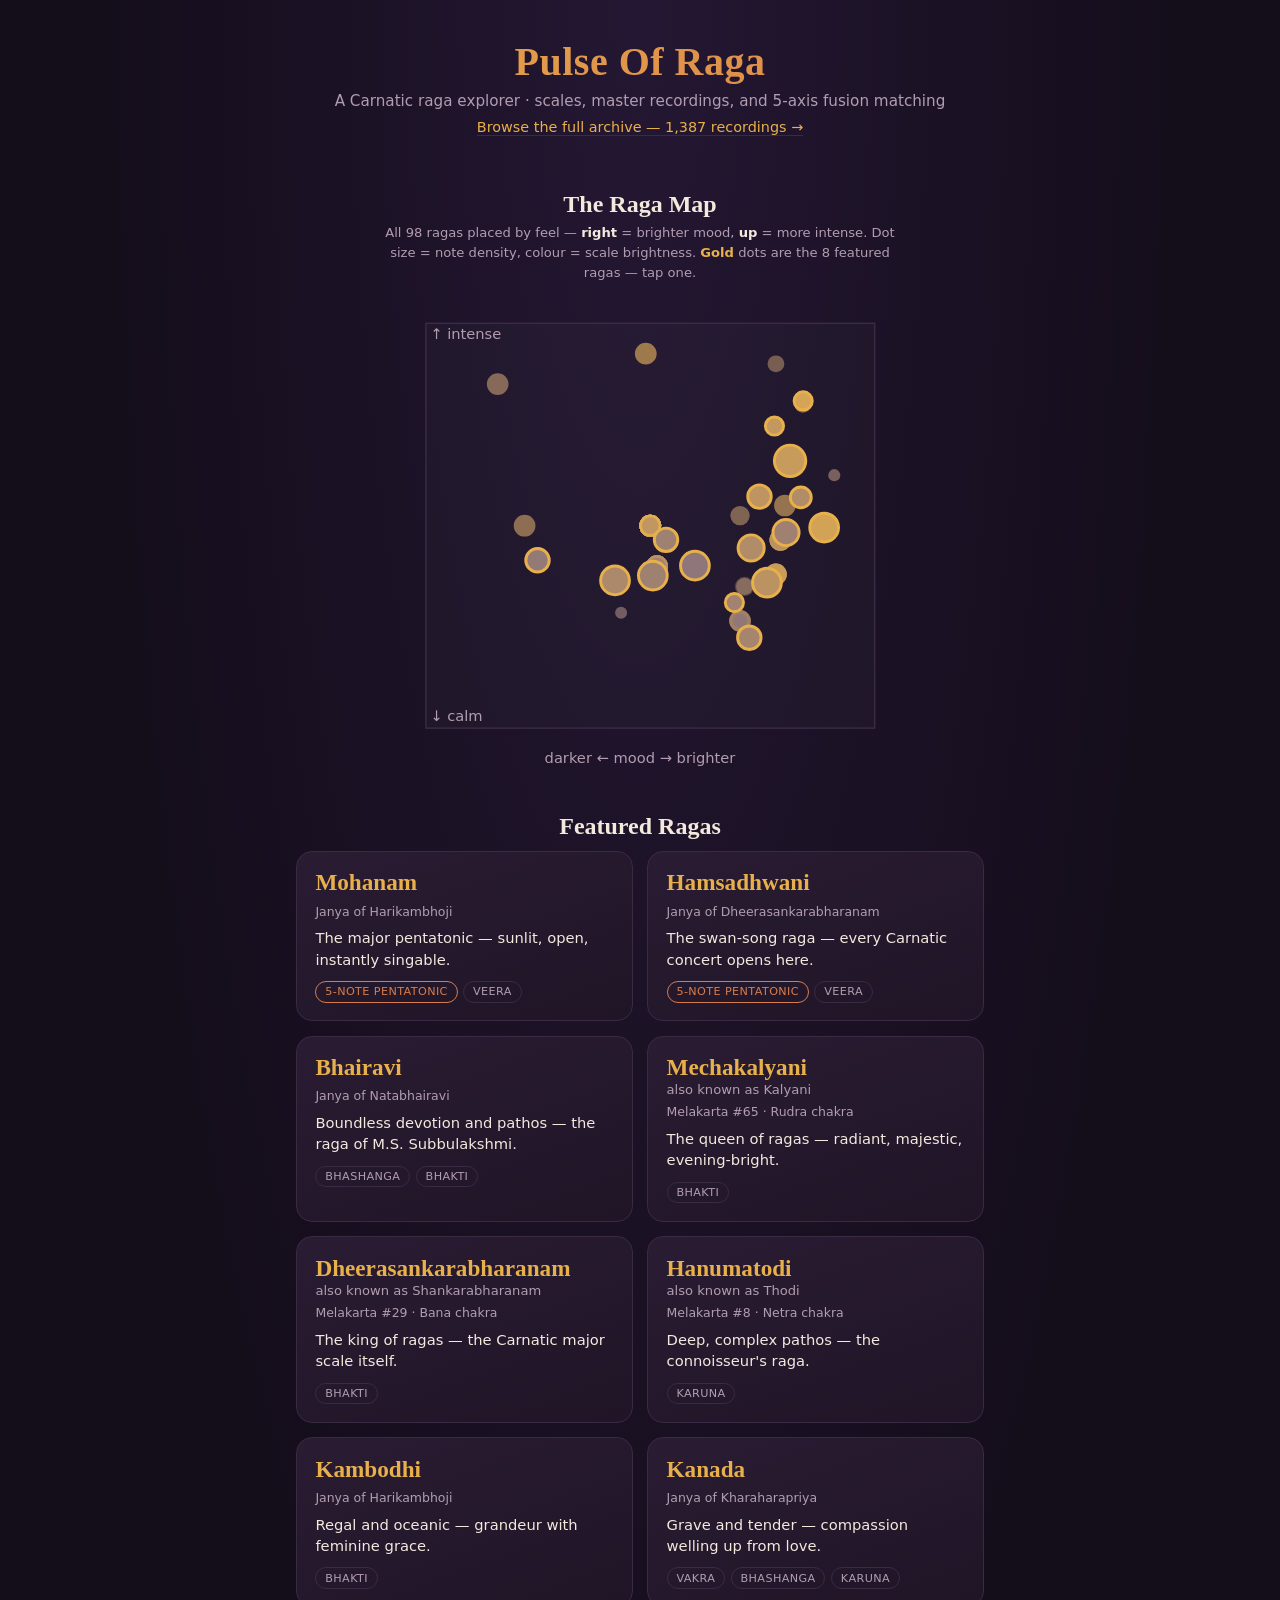
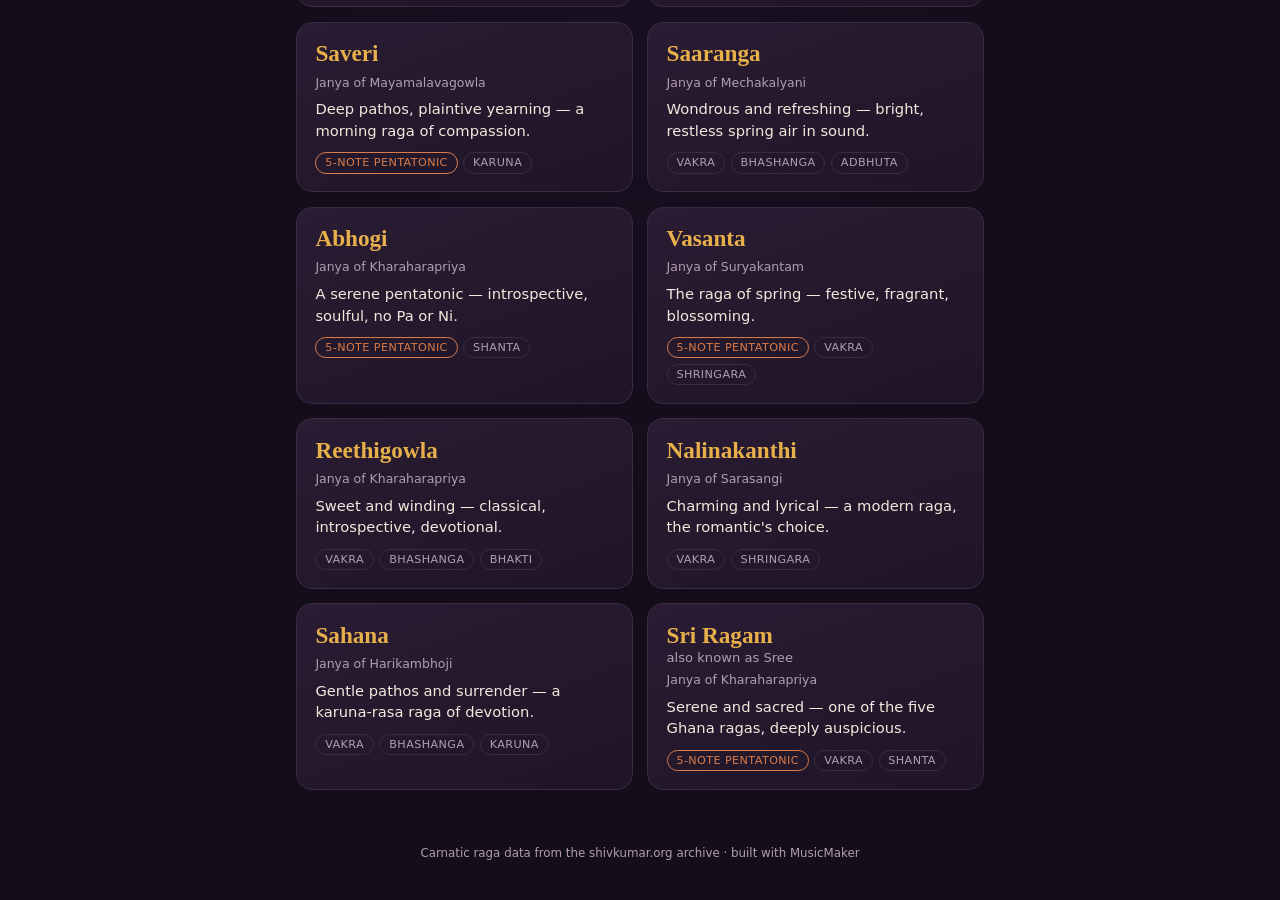
<file: index.html>
<!DOCTYPE html>
<html lang="en">
<head>
  <meta charset="UTF-8" />
  <meta name="viewport" content="width=device-width, initial-scale=1, viewport-fit=cover" />
  <title>Pulse Of Raga</title>
  <meta name="description" content="A Carnatic raga explorer — scales, master recordings, and Suno fusion seeds." />
  <meta name="theme-color" content="#140d1a" />
  <link rel="manifest" href="manifest.webmanifest" />
  <link rel="icon" href="icon.svg" type="image/svg+xml" />
  <link rel="apple-touch-icon" href="icon.svg" />
  <link rel="stylesheet" href="style.css" />
</head>
<body>
  <header class="hero">
    <h1>Pulse Of Raga</h1>
    <p id="subtitle">A Carnatic raga explorer</p>
    <a class="archive-link" href="archive.html">Browse the full archive — 1,387 recordings →</a>
  </header>

  <section class="mapwrap">
    <h2 class="section-title">The Raga Map</h2>
    <p class="map-sub">All 98 ragas placed by feel — <strong>right</strong> = brighter mood,
      <strong>up</strong> = more intense. Dot size = note density, colour = scale brightness.
      <span class="gold-word">Gold</span> dots are the 8 featured ragas — tap one.</p>
    <div id="map"></div>
  </section>

  <h2 class="section-title">Featured Ragas</h2>
  <main id="grid" class="grid" aria-label="Ragas"></main>

  <footer class="foot">
    Carnatic raga data from the shivkumar.org archive · built with MusicMaker
  </footer>

  <!-- Raga detail overlay -->
  <div id="detail" class="detail" hidden>
    <div class="sheet" role="dialog" aria-modal="true" aria-labelledby="d-name">
      <button id="close" class="close" aria-label="Close">&times;</button>
      <div id="detail-body"></div>
    </div>
  </div>

  <script src="app.js"></script>
</body>
</html>
</file>
<file: style.css>
/* Pulse Of Raga — Carnatic raga explorer (demo PWA) */

:root {
  --bg: #140d1a;
  --bg-card: #1f1526;
  --bg-card-2: #2a1c33;
  --ink: #f3e9dd;
  --ink-dim: #b29db0;
  --gold: #e8b04b;
  --saffron: #d97b4a;
  --line: #3a2a44;
}

* { box-sizing: border-box; margin: 0; padding: 0; }

body {
  background: radial-gradient(ellipse at top, #241733, var(--bg) 60%);
  color: var(--ink);
  font-family: "Segoe UI", system-ui, -apple-system, sans-serif;
  min-height: 100vh;
  padding: env(safe-area-inset-top) 0 env(safe-area-inset-bottom);
  -webkit-font-smoothing: antialiased;
}

/* ---- header ---- */
.hero {
  text-align: center;
  padding: 2.4rem 1.2rem 1.4rem;
}
.hero h1 {
  font-family: Georgia, "Times New Roman", serif;
  font-size: 2.5rem;
  font-weight: 700;
  letter-spacing: 0.5px;
  background: linear-gradient(120deg, var(--gold), var(--saffron));
  -webkit-background-clip: text;
  background-clip: text;
  color: transparent;
}
.hero p { color: var(--ink-dim); font-size: 0.95rem; margin-top: 0.4rem; }

/* ---- card grid ---- */
.grid {
  display: grid;
  grid-template-columns: 1fr;
  gap: 0.9rem;
  max-width: 720px;
  margin: 0 auto;
  padding: 0.5rem 1rem 2rem;
}
@media (min-width: 560px) { .grid { grid-template-columns: 1fr 1fr; } }

.card {
  background: linear-gradient(160deg, var(--bg-card-2), var(--bg-card));
  border: 1px solid var(--line);
  border-radius: 16px;
  padding: 1.1rem 1.15rem;
  cursor: pointer;
  transition: transform .12s ease, border-color .12s ease;
}
.card:active { transform: scale(0.98); }
.card:hover { border-color: var(--gold); }
.card h2 {
  font-family: Georgia, serif;
  font-size: 1.45rem;
  color: var(--gold);
}
.card .aka { color: var(--ink-dim); font-size: 0.82rem; margin-top: 1px; }
.card .lineage { color: var(--ink-dim); font-size: 0.78rem; margin-top: 0.45rem; }
.card .tagline { font-size: 0.92rem; margin-top: 0.55rem; line-height: 1.45; }

/* ---- tags ---- */
.tags { display: flex; flex-wrap: wrap; gap: 0.35rem; margin-top: 0.7rem; }
.tag {
  font-size: 0.7rem;
  text-transform: uppercase;
  letter-spacing: 0.4px;
  padding: 0.2rem 0.55rem;
  border-radius: 999px;
  border: 1px solid var(--line);
  color: var(--ink-dim);
}
.tag.hot { color: var(--saffron); border-color: var(--saffron); }

/* ---- swara pills ---- */
.scale { margin: 0.5rem 0 0.2rem; }
.scale .label { font-size: 0.74rem; color: var(--ink-dim); text-transform: uppercase; letter-spacing: 0.6px; }
.pills { display: flex; flex-wrap: wrap; gap: 0.3rem; margin-top: 0.35rem; }
.pill {
  font-family: "Consolas", monospace;
  font-size: 0.9rem;
  background: var(--bg-card-2);
  border: 1px solid var(--line);
  border-radius: 8px;
  padding: 0.28rem 0.5rem;
  min-width: 2rem;
  text-align: center;
}
.pill.sa { background: var(--gold); color: #1a1020; font-weight: 700; border-color: var(--gold); }

/* ---- detail overlay ---- */
.detail {
  position: fixed; inset: 0;
  background: rgba(8, 4, 12, 0.78);
  display: flex; align-items: flex-end; justify-content: center;
  z-index: 50;
}
.detail[hidden] { display: none; }
@media (min-width: 560px) { .detail { align-items: center; } }
.sheet {
  background: var(--bg);
  border: 1px solid var(--line);
  border-radius: 20px 20px 0 0;
  width: 100%; max-width: 640px;
  max-height: 92vh; overflow-y: auto;
  padding: 1.5rem 1.25rem 2.5rem;
  position: relative;
}
@media (min-width: 560px) { .sheet { border-radius: 20px; } }
.close {
  position: absolute; top: 0.7rem; right: 0.9rem;
  background: none; border: none; color: var(--ink-dim);
  font-size: 2rem; line-height: 1; cursor: pointer;
}

.d-name { font-family: Georgia, serif; font-size: 2rem; color: var(--gold); }
.d-aka { color: var(--ink-dim); font-size: 0.9rem; margin-top: 2px; }
.d-lineage { color: var(--saffron); font-size: 0.85rem; margin-top: 0.3rem; }
.d-tagline { margin-top: 0.7rem; font-size: 1rem; line-height: 1.5; font-style: italic; }

.section { margin-top: 1.6rem; }
.section h3 {
  font-size: 0.8rem; text-transform: uppercase; letter-spacing: 1px;
  color: var(--ink-dim); margin-bottom: 0.6rem;
  border-bottom: 1px solid var(--line); padding-bottom: 0.35rem;
}
.mood-line { font-size: 0.95rem; line-height: 1.55; }
.mood-line .k { color: var(--ink-dim); }

audio { width: 100%; margin-top: 0.5rem; }
.rec-label { font-size: 0.85rem; margin-top: 0.7rem; }
.rec-label .artist { color: var(--gold); }
.rec-label .varnam { color: var(--ink-dim); }

/* ---- fusion seed panels ---- */
.seed {
  background: linear-gradient(160deg, var(--bg-card-2), var(--bg-card));
  border: 1px solid var(--line);
  border-radius: 12px;
  padding: 0.9rem 1rem;
  margin-top: 0.7rem;
}
.seed .genre {
  font-weight: 700; color: var(--saffron); font-size: 1.02rem;
  text-transform: capitalize;
}
.seed .bpm { color: var(--ink-dim); font-size: 0.8rem; font-weight: 400; text-transform: none; }
.seed .prompt { font-size: 0.88rem; line-height: 1.55; margin: 0.55rem 0 0.7rem; color: var(--ink); }
.copy {
  background: var(--gold); color: #1a1020;
  border: none; border-radius: 8px;
  font-weight: 700; font-size: 0.82rem;
  padding: 0.5rem 1rem; cursor: pointer;
}
.copy:active { transform: scale(0.96); }
.copy.done { background: var(--saffron); }

.foot {
  text-align: center; color: var(--ink-dim);
  font-size: 0.74rem; padding: 1.5rem 1rem 2.5rem;
}

/* ---- section titles ---- */
.section-title {
  text-align: center;
  font-family: Georgia, serif;
  font-size: 1.5rem;
  color: var(--ink);
  margin: 2rem 1rem 0.2rem;
}

/* ---- raga map (scatter) ---- */
.mapwrap { max-width: 560px; margin: 0 auto; padding: 0 1rem; }
.map-sub {
  color: var(--ink-dim); font-size: 0.82rem; line-height: 1.5;
  text-align: center; margin: 0.35rem 0 0.7rem;
}
.map-sub strong { color: var(--ink); }
.gold-word { color: var(--gold); font-weight: 700; }
.ragamap { width: 100%; height: auto; display: block; }
.map-frame { fill: rgba(255, 255, 255, 0.02); stroke: var(--line); stroke-width: 1; }
.map-axis { fill: var(--ink-dim); font-size: 10px; font-family: inherit; }
.herodot { cursor: pointer; }
.dot-label { fill: var(--ink); font-size: 9.5px; font-weight: 700; font-family: inherit; }

/* ---- 5-axis radar ---- */
.radar { width: 240px; max-width: 100%; height: auto; display: block; margin: 0.3rem auto 0; }
.radar-grid { fill: none; stroke: var(--line); stroke-width: 1; }
.radar-label { fill: var(--ink-dim); font-size: 10px; font-family: inherit; }
.radar-shape { fill: rgba(232, 176, 75, 0.28); stroke: var(--gold); stroke-width: 2; }
.radar-dot { fill: var(--gold); }
.fp-note { color: var(--ink-dim); font-size: 0.82rem; line-height: 1.45; margin-bottom: 0.2rem; }

/* ---- composition scaffold ---- */
.scaffold {
  background: var(--bg-card-2);
  border: 1px solid var(--line);
  border-radius: 10px;
  padding: 0.8rem 0.9rem;
  font-family: "Consolas", monospace;
  font-size: 0.78rem;
  line-height: 1.5;
  color: var(--ink);
  white-space: pre-wrap;
  overflow-x: auto;
  margin: 0.4rem 0 0.7rem;
}

/* ---- archive page ---- */
.archive-link, .back-link {
  display: inline-block;
  margin-top: 0.6rem;
  color: var(--gold);
  font-size: 0.9rem;
  text-decoration: none;
  border-bottom: 1px solid var(--line);
}
.back-link { color: var(--ink-dim); font-size: 0.85rem; }

.arch-controls {
  max-width: 720px;
  margin: 0 auto;
  padding: 0 1rem;
  display: flex;
  flex-direction: column;
  gap: 0.5rem;
}
.arch-controls input[type="search"],
.arch-controls select {
  background: var(--bg-card-2);
  border: 1px solid var(--line);
  border-radius: 9px;
  color: var(--ink);
  font-size: 0.95rem;
  padding: 0.55rem 0.7rem;
}
.arch-row2 { display: flex; gap: 0.5rem; align-items: center; flex-wrap: wrap; }
.arch-row2 select { flex: 1; }
.liked-toggle { color: var(--ink-dim); font-size: 0.85rem; display: flex; gap: 0.3rem; align-items: center; }
.arch-count { color: var(--ink-dim); font-size: 0.78rem; }

.player-bar {
  position: sticky;
  top: 0;
  z-index: 20;
  background: var(--bg);
  border-bottom: 1px solid var(--line);
  max-width: 720px;
  margin: 0.6rem auto 0;
  padding: 0.6rem 1rem;
}
.player-bar audio { width: 100%; }
.nowplaying { color: var(--gold); font-size: 0.8rem; margin-top: 0.3rem; }

.arch-rows { max-width: 720px; margin: 0 auto; padding: 0.4rem 1rem 3rem; }
.arow {
  display: flex; align-items: center; gap: 0.6rem;
  padding: 0.55rem 0.2rem;
  border-bottom: 1px solid var(--line);
}
.arow.hidden { display: none; }
.arow.playing { background: rgba(232, 176, 75, 0.10); }
.like-btn, .play-btn {
  flex: none;
  background: none;
  border: 1px solid var(--line);
  border-radius: 8px;
  width: 2.3rem; height: 2.3rem;
  font-size: 1.1rem;
  cursor: pointer;
  color: var(--ink-dim);
}
.like-btn.liked { color: var(--saffron); border-color: var(--saffron); }
.play-btn { color: var(--gold); }
.arow-meta { min-width: 0; }
.arow-title { font-size: 0.92rem; color: var(--ink); }
.arow-sub { font-size: 0.76rem; color: var(--ink-dim); margin-top: 1px; }
</file>
